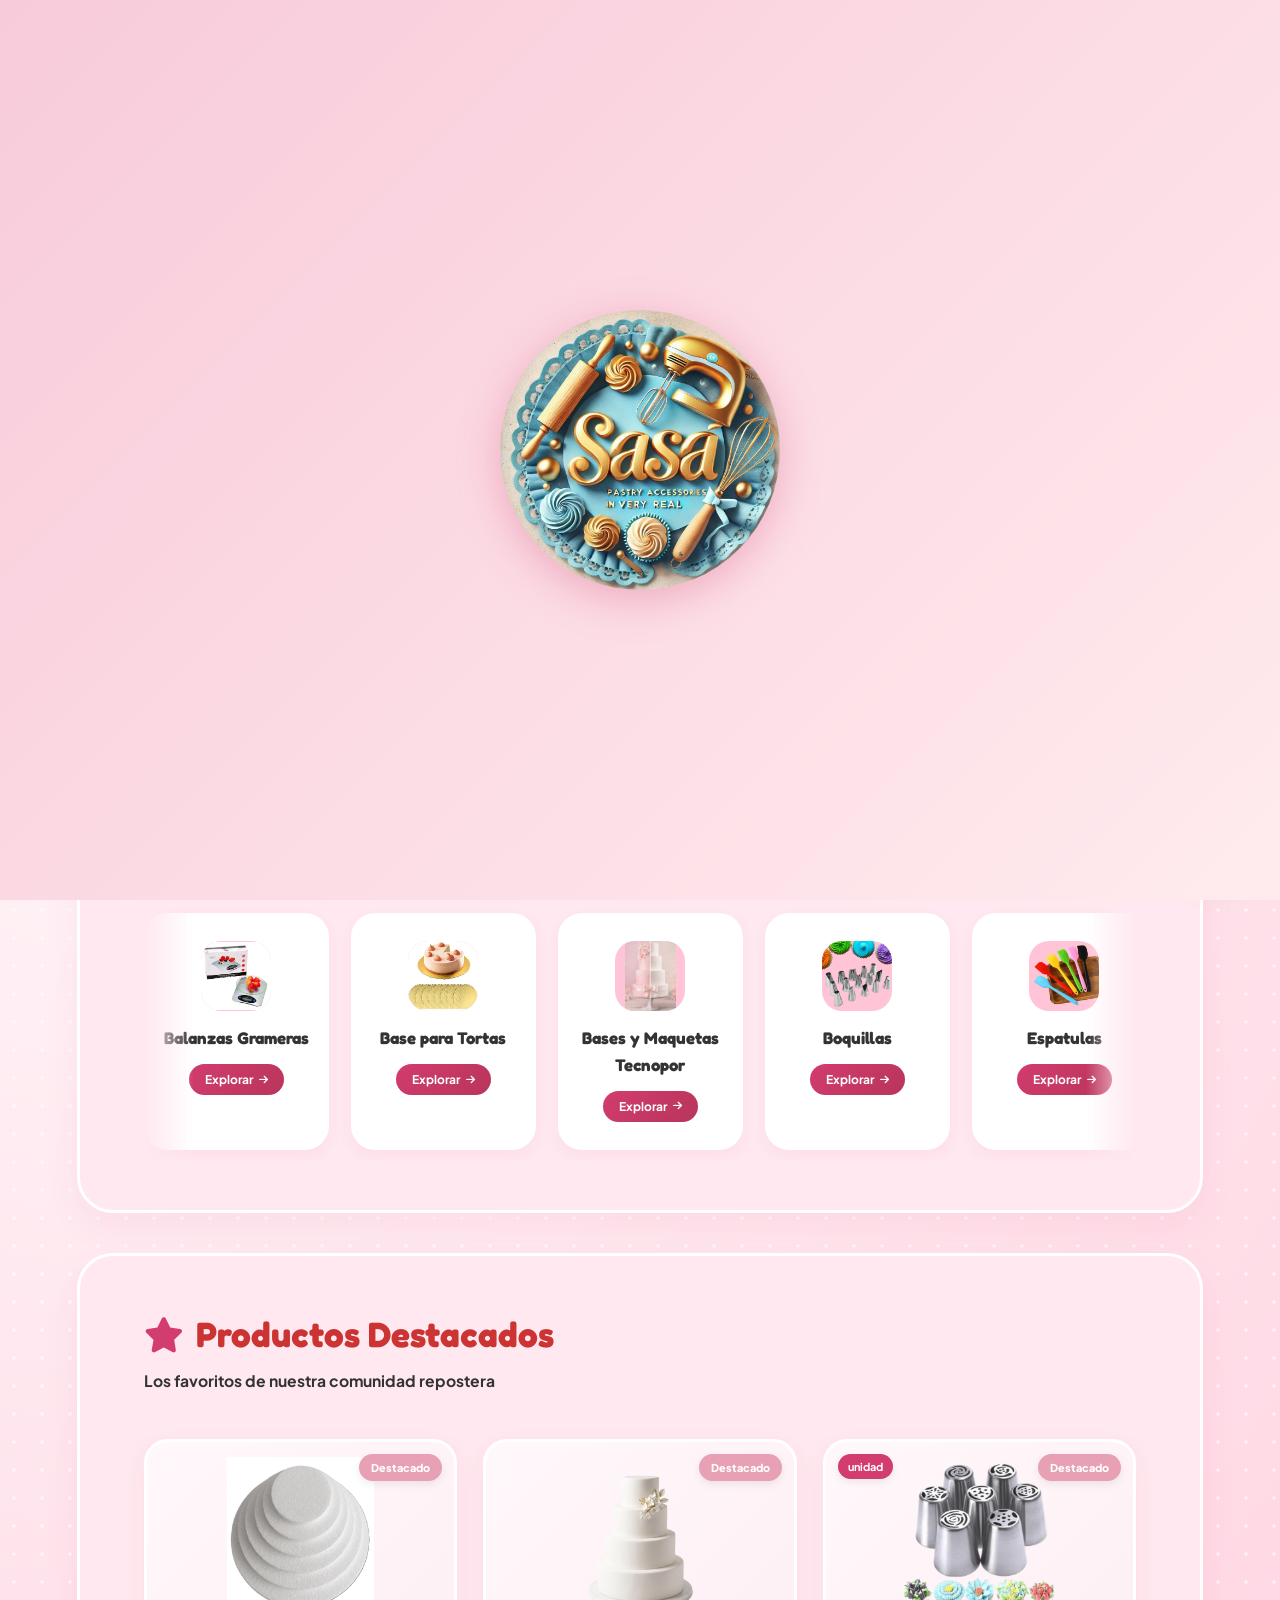
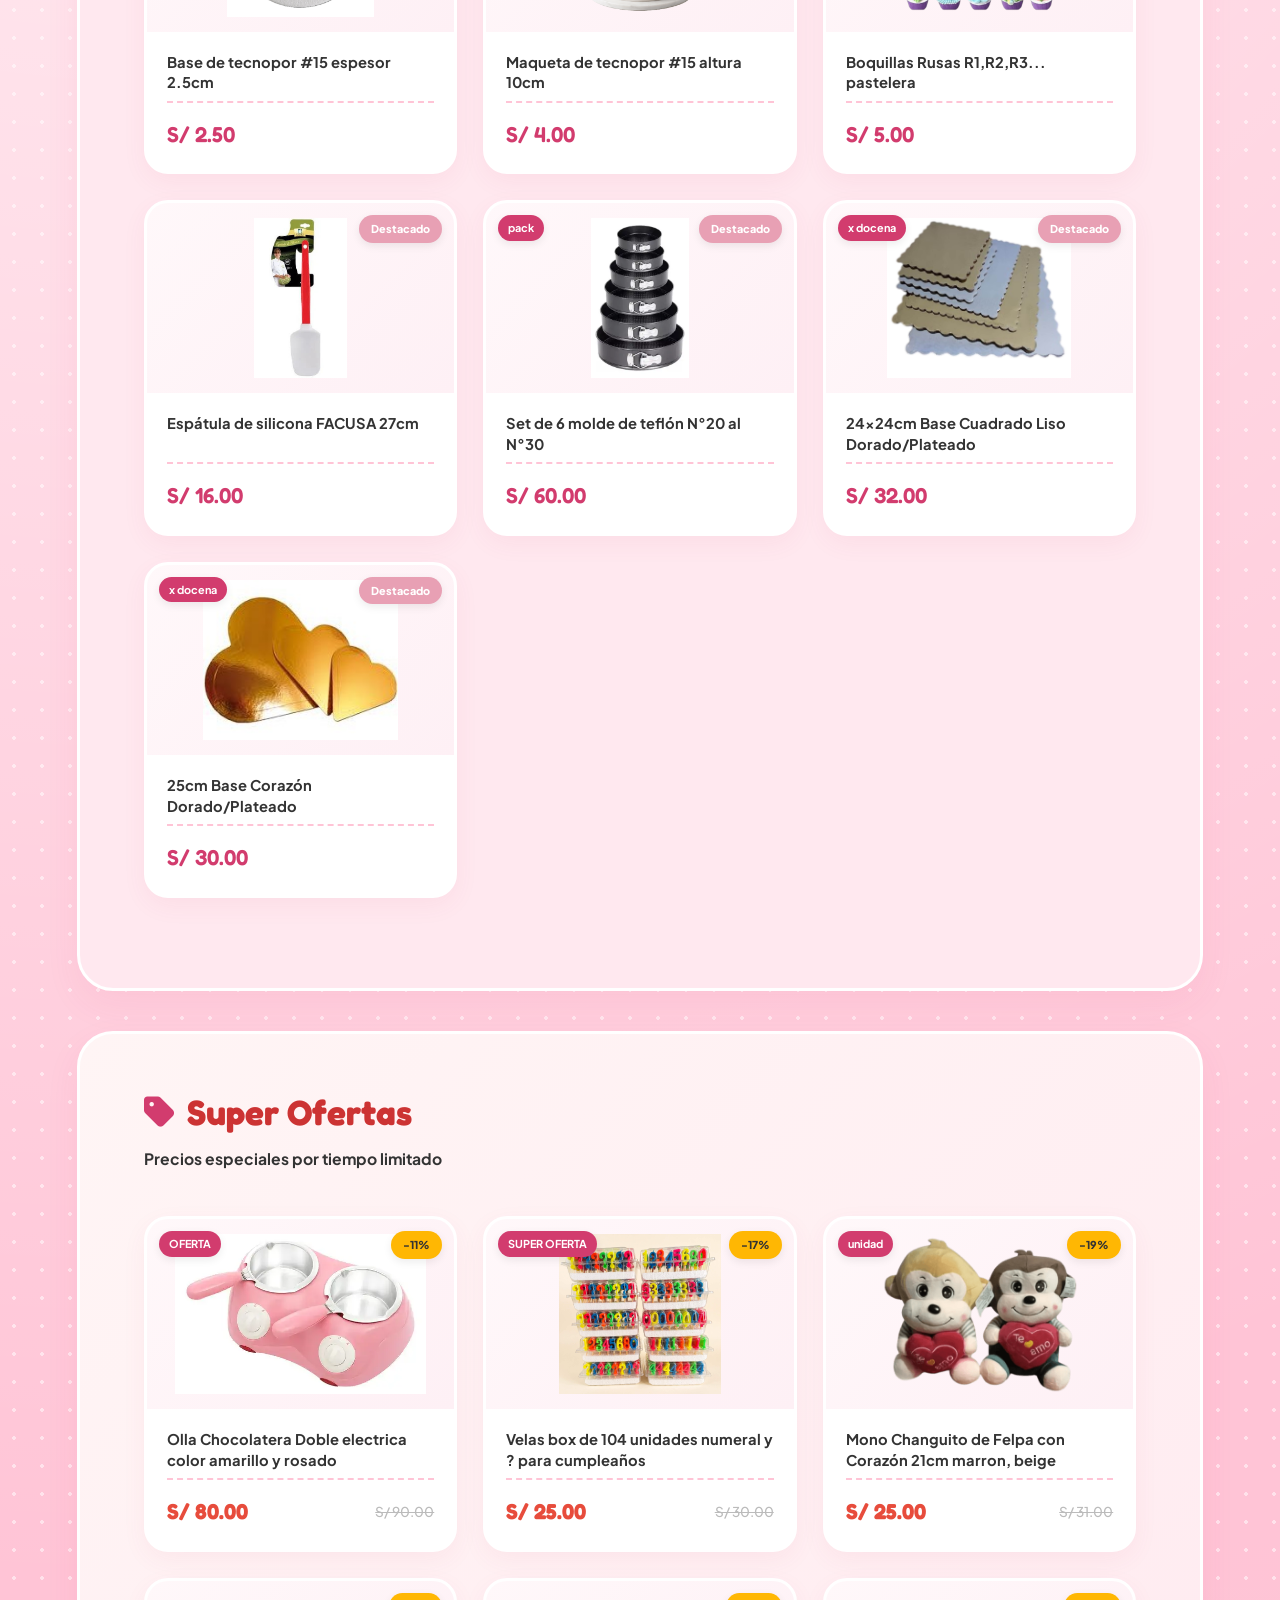
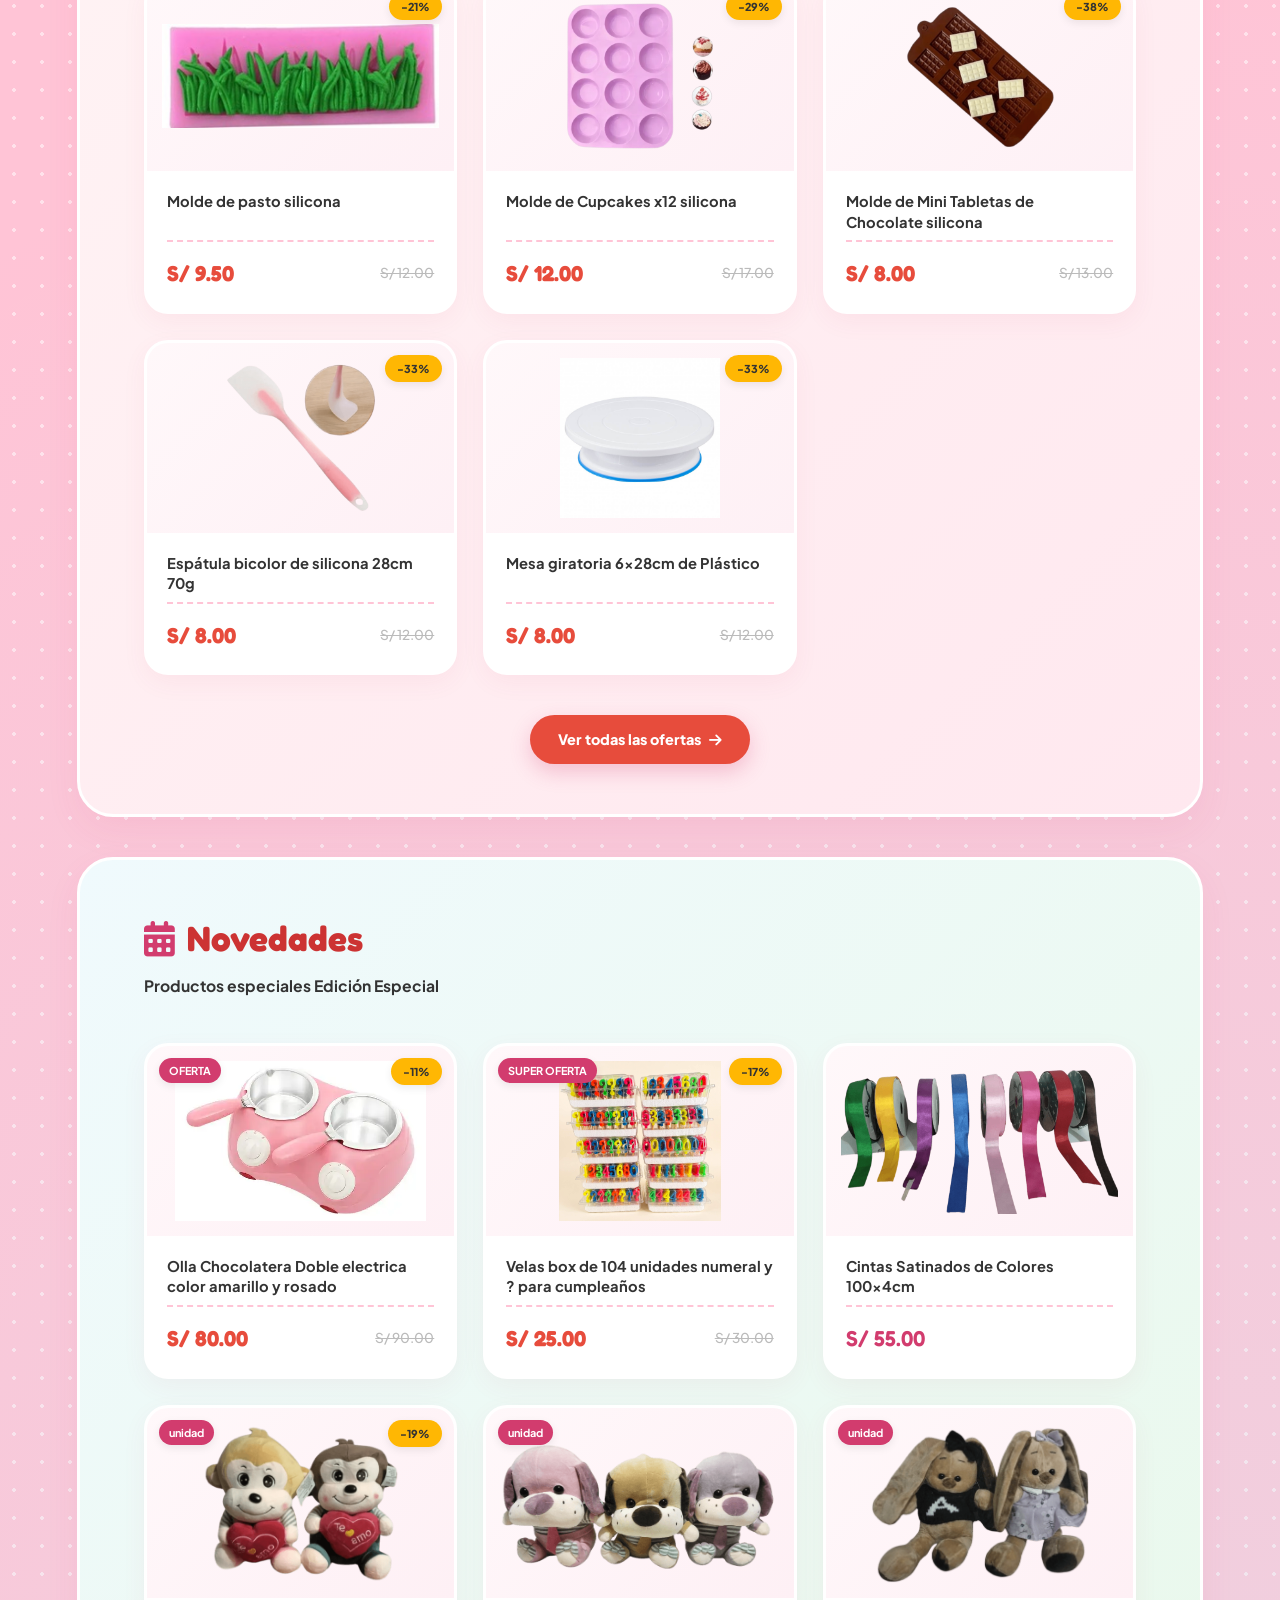
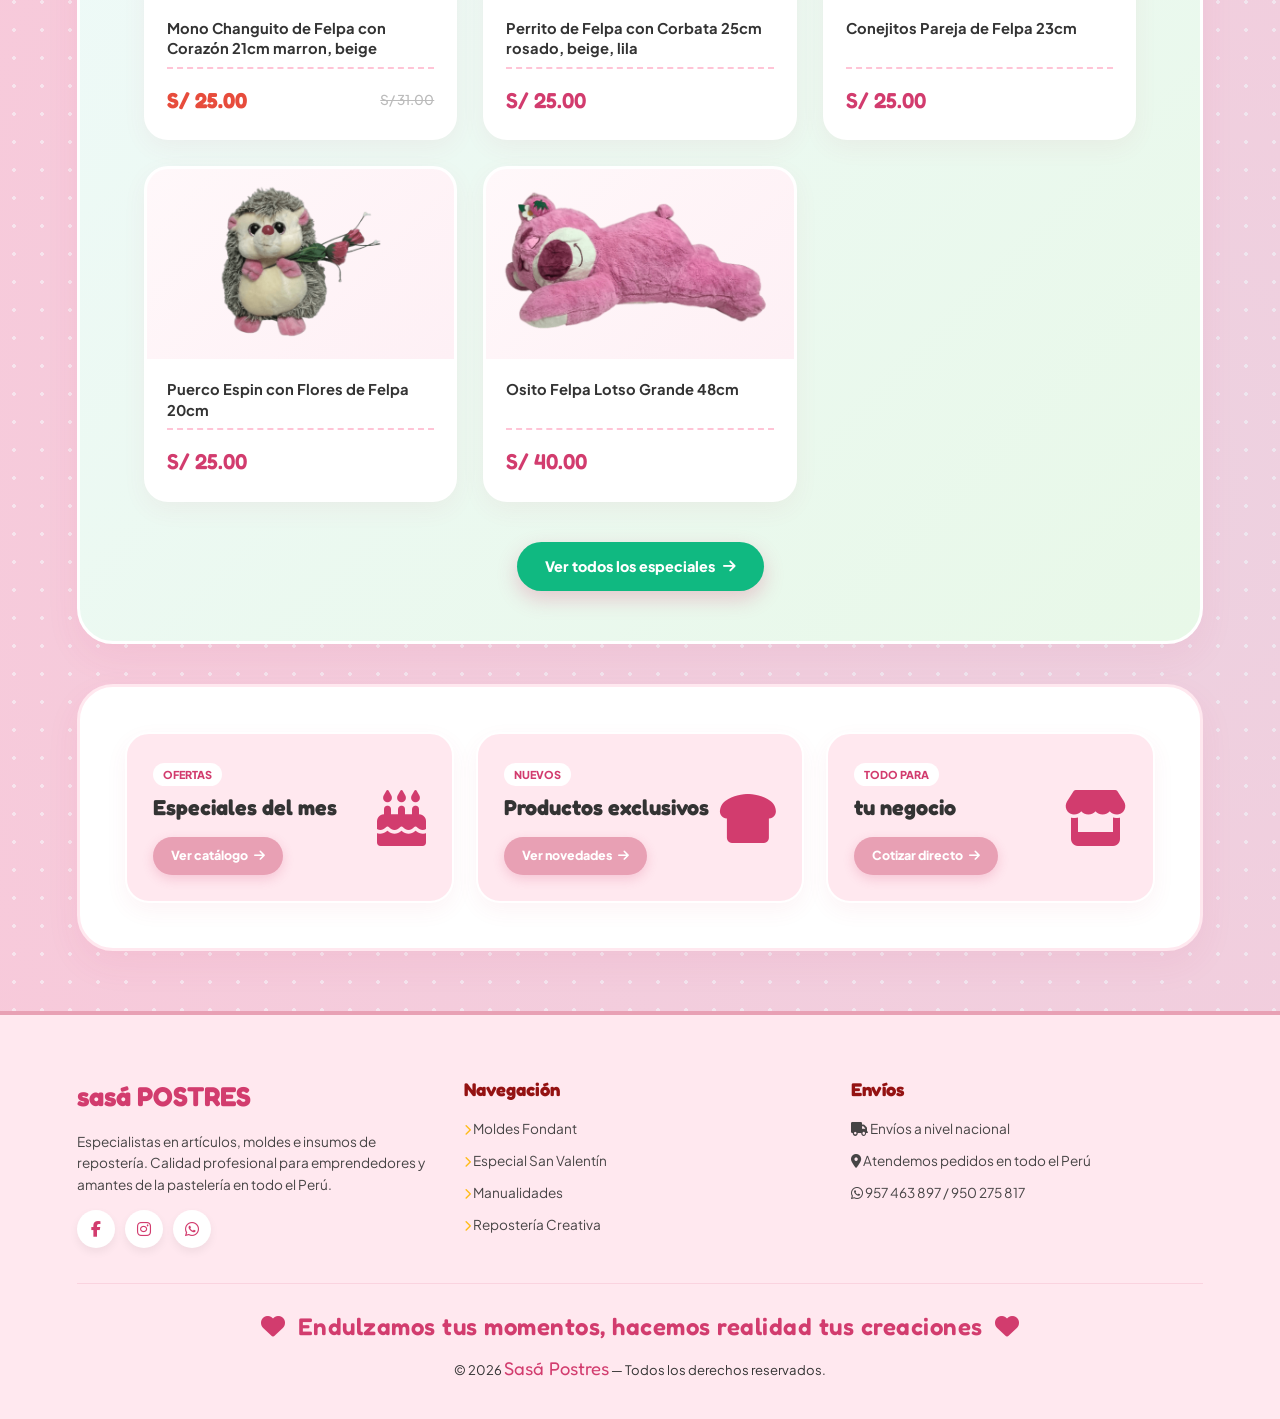
<file: index.html>
<!DOCTYPE html>
<html lang="es">
<head>
  <meta charset="UTF-8">
  <meta name="google-site-verification" content="H6BS__uU0yrXPsQaBUVvrYFw1wXFpHlkPlAaXagjzT4" />
  <meta name="viewport" content="width=device-width, initial-scale=1.0">

  <title>SASA POSTRES - Tienda de Productos para Repostería y Utensilios a todo el Perú</title>
  
  <meta name="description" content="Tienda online SASÁ POSTRES (también SASA POSTRES): Venta de productos para repostería, moldes para tortas, bases giratorias, espátulas, boquillas, utensilios de cocina. Envíos a todo Perú las 24 horas.">
  <meta name="keywords" content="sasá postres, sasa postres, sasapostres, tienda repostería, productos repostería Lima, moldes tortas, bases giratorias, espátulas, boquillas, envíos Perú">
  <meta name="author" content="SASÁ POSTRES">
  <meta name="copyright" content="SASÁ POSTRES">
  <meta name="robots" content="index, follow, max-image-preview:large">
  
  <meta property="og:title" content="SASÁ POSTRES | Tienda de Repostería Online">
  <meta property="og:description" content="Todo para repostería: moldes, bases, utensilios. Envíos a todo Perú las 24 horas ✓">
  <meta property="og:image" content="https://sasapostres.github.io/sasapostres/image/logo_sasa/logo_completo.jpg">
  <meta property="og:url" content="https://sasapostres.github.io/sasapostres/">
  <meta property="og:type" content="website">
  <meta property="og:locale" content="es_PE">
  <meta property="og:site_name" content="SASÁ POSTRES">
  
  <meta name="twitter:card" content="summary_large_image">
  <meta name="twitter:title" content="SASÁ POSTRES - Tienda Online de Repostería">
  <meta name="twitter:description" content="Productos profesionales para repostería en Perú">
  <meta name="twitter:image" content="https://sasapostres.github.io/sasapostres/image/logo_sasa/logo_completo.jpg">
  
  <meta name="geo.region" content="PE">
  <meta name="geo.placename" content="Lima">
  <meta name="geo.position" content="-12.046374;-77.042793">
  <meta name="ICBM" content="-12.046374, -77.042793">
  
  <link rel="icon" type="image/png" href="image/logo_sasa/fondo-sasa.png">

  <link rel="preconnect" href="https://fonts.googleapis.com">
  <link rel="preconnect" href="https://fonts.gstatic.com" crossorigin>
  <link href="https://fonts.googleapis.com/css2?family=Fredoka:wght@500;600;700&family=Plus+Jakarta+Sans:wght@400;500;600;700;800&display=swap" rel="stylesheet">
  
  <link rel="stylesheet" href="styles.css">
  <link rel="stylesheet" href="https://cdnjs.cloudflare.com/ajax/libs/font-awesome/6.5.0/css/all.min.css">
</head>
<body>

<div class="pantalla-carga" id="pantallaCarga">
  <img src="image/logo_sasa/logo_completo.jpg" alt="Logo SASA Postres" class="logo-carga">
</div>

<div class="topbar">
  <div style="display: flex; align-items: center; gap: 10px; flex-wrap: wrap;">
    <span class="topbar-badge"><i class="fas fa-truck"></i> ENVÍOS DÍA A DÍA</span>
    <span style="font-weight: 600;">🚚 Envíos a nivel nacional</span>
  </div>
  <div class="topbar-socials">
    <a href="https://www.facebook.com/p/Sas%C3%A1-Postres-100063645605016/" target="_blank" aria-label="Facebook"><i class="fab fa-facebook-f"></i></a>
    <a href="https://www.instagram.com/sasapostre/" target="_blank" aria-label="Instagram"><i class="fab fa-instagram"></i></a>
    <a href="https://wa.me/51950275817" target="_blank" aria-label="WhatsApp"><i class="fab fa-whatsapp"></i></a>
    <a href="https://www.tiktok.com/@sasapostres" target="_blank" aria-label="TikTok"><i class="fab fa-tiktok"></i></a>
  </div>
</div>

<div class="header-wrapper">
<header>
  <a href="index.html" class="brand-logo">
    <div class="logo-circle">
      <img src="image/logo_sasa/fondo-sasa.png" alt="SASA">
    </div>
    <div>
      <div class="logo-title">sasá POSTRES</div>
      <div class="logo-subtitle">Artículos de Repostería</div>
    </div>
  </a>

  <div class="search-box">
    <input type="text" id="input-buscar" placeholder="Buscar moldes, cajas, boquillas..." autocomplete="off" aria-label="Buscar productos">
    <button id="btn-buscar" aria-label="Buscar"><i class="fas fa-search"></i></button>
  </div>

  <nav class="header-nav">
    <a href="index.html" class="nav-link active"><i class="fas fa-home"></i> Inicio</a>
    <button class="nav-link" onclick="toggleMenuCategorias()"><i class="fas fa-layer-group"></i> Categorías</button>
    <a href="todos-productos.html" class="nav-link"><i class="fas fa-box-open"></i> Productos</a>
    <a href="https://wa.me/51950275817" target="_blank" class="btn-order"><i class="fab fa-whatsapp"></i> Pedir Ya</a>
  </nav>
</header>
</div>

<div id="sidebar-categorias" class="sidebar-categorias oculto">
  <button class="cerrar-sidebar" onclick="cerrarMenuCategorias()">&times;</button>
  <div class="contenido-sidebar">
    <div class="menu-seccion">
      <h4 class="titulo-seccion-sidebar"><i class="fas fa-folder-open"></i> Categorías</h4>
      <div id="menu-categorias" class="lista-categorias"></div>
    </div>
    <div class="menu-seccion">
      <h4 class="titulo-seccion-sidebar"><i class="fas fa-star"></i> Secciones</h4>
      <div class="lista-secciones">
        <div class="seccion-item" data-seccion="destacados"><i class="fas fa-certificate"></i> Productos Destacados</div>
        <div class="seccion-item" data-seccion="ofertas"><i class="fas fa-tag"></i> Super Ofertas</div>
        <div class="seccion-item" data-seccion="especiales"><i class="fas fa-calendar-alt"></i> Novedades</div>
      </div>
    </div>
  </div>
</div>
<div id="overlay-sidebar" class="overlay-sidebar oculto" onclick="cerrarMenuCategorias()"></div>

<section class="hero-container">
  <div class="hero-card">
    <div class="hero-content">
      <span class="hero-badge"><i class="fas fa-sparkles"></i> Catálogo Oficial 2026</span>
      <h1 class="hero-title">Todo para tus <span>Creaciones</span></h1>
      <p class="hero-description">Artículos de repostería y mucho más. Insumos de alta calidad, moldes de silicona flexible y accesorios profesionales para llevar tus creaciones al siguiente nivel.</p>
      <div class="hero-buttons">
        <a href="todos-productos.html" class="btn-main"><i class="fas fa-arrow-right"></i> Ver Catálogo</a>
        <a href="https://wa.me/51950275817" target="_blank" class="btn-main" style="background: #25D366;"><i class="fab fa-whatsapp"></i> Pedir Ahora</a>
      </div>
    </div>
    <div class="hero-graphic-box">
      <div class="hero-circle-art">
        <img src="image/logo_sasa/logo_completo.jpg" alt="SASÁ POSTRES">
      </div>
    </div>
  </div>
</section>

<section class="trust-section">
  <div class="trust-grid">
    <div class="trust-card">
      <div class="trust-icon"><i class="fas fa-truck-fast"></i></div>
      <div class="trust-info"><h4>Envíos Seguros</h4><p>A todo Huaraz y Provincias</p></div>
    </div>
    <div class="trust-card">
      <div class="trust-icon"><i class="fas fa-medal"></i></div>
      <div class="trust-info"><h4>Alta Calidad</h4><p>Herramientas duraderas</p></div>
    </div>
    <div class="trust-card">
      <div class="trust-icon"><i class="fas fa-headset"></i></div>
      <div class="trust-info"><h4>Asesoría Directa</h4><p>Atención por WhatsApp</p></div>
    </div>
    <div class="trust-card">
    <div class="trust-icon"><i class="fas fa-gift"></i></div>
    <div class="trust-info"><h4>Novedades</h4><p>Actualización constante</p></div>
    </div>
  </div>
</section>

<section class="section-container" id="categorias">
  <h2 class="section-title"><i class="fas fa-mortar-pestle"></i> Categorías Principales</h2>
  <p class="section-subtitle">Explora y Descubre la dulzura en cada categoría</p>

  <div class="carousel-wrapper" id="carousel-categorias-wrapper">
    <div class="carousel-track" id="carousel-categorias-track"></div>
  </div>
</section>

<section class="section-container" id="destacados">
  <h2 class="section-title"><i class="fas fa-star"></i> Productos Destacados</h2>
  <p class="section-subtitle">Los favoritos de nuestra comunidad repostera</p>
  <div class="products-grid" id="contenedor-destacados"></div>
  <div class="contenedor-boton-vermas" style="text-align:center; margin-top:30px;">
    <a href="resultados-busqueda.html?destacados=true" class="btn-main" id="boton-ver-mas" style="display:none;">Ver todos los destacados <i class="fas fa-arrow-right"></i></a>
  </div>
</section>

<section class="section-container" id="ofertas" style="background: linear-gradient(135deg, #fff5f5 0%, #ffe8ef 100%);">
  <h2 class="section-title"><i class="fas fa-tag"></i> Super Ofertas</h2>
  <p class="section-subtitle">Precios especiales por tiempo limitado</p>
  <div class="products-grid" id="contenedor-ofertas"></div>
  <div class="contenedor-boton-vermas" style="text-align:center; margin-top:30px;">
    <a href="resultados-busqueda.html?ofertas=true" class="btn-main" id="boton-ver-mas-ofertas" style="display:none; background: #e74c3c;">Ver todas las ofertas <i class="fas fa-arrow-right"></i></a>
  </div>
</section>

<section class="section-container" id="especiales" style="background: linear-gradient(135deg, #f0fafd 0%, #e8f8e8 100%);">
  <h2 class="section-title"><i class="fas fa-calendar-alt"></i> Novedades</h2>
  <p class="section-subtitle">Productos especiales Edición Especial </p>
  <div class="products-grid" id="contenedor-especiales"></div>
  <div class="contenedor-boton-vermas" style="text-align:center; margin-top:30px;">
    <a href="resultados-busqueda.html?especiales=true" class="btn-main" id="boton-ver-mas-especiales" style="display:none; background: #10b981;">Ver todos los especiales <i class="fas fa-arrow-right"></i></a>
  </div>
</section>

<section class="promo-container">
  <div class="promo-grid">
    <div class="promo-card" onclick="window.location.href='resultados-busqueda.html?ofertas=true'" style="cursor:pointer;">
      <div>
        <span style="font-size:0.68rem; font-weight:800; color:var(--sasa-rosado); text-transform:uppercase; margin-bottom:4px; display:inline-block; background:white; padding:3px 10px; border-radius:var(--radius-pill);">Ofertas</span>
        <h4 class="promo-title">Especiales del mes</h4>
        <span class="btn-promo">Ver catálogo <i class="fas fa-arrow-right"></i></span>
      </div>
      <i class="fas fa-cake-candles" style="font-size:3.5rem;color:var(--sasa-rosado);"></i>
    </div>
    <div class="promo-card" onclick="window.location.href='todos-productos.html'" style="cursor:pointer;">
      <div>
        <span style="font-size:0.68rem; font-weight:800; color:var(--sasa-rosado); text-transform:uppercase; margin-bottom:4px; display:inline-block; background:white; padding:3px 10px; border-radius:var(--radius-pill);">Nuevos</span>
        <h4 class="promo-title">Productos exclusivos</h4>
        <span class="btn-promo">Ver novedades <i class="fas fa-arrow-right"></i></span>
      </div>
      <i class="fas fa-bread-slice" style="font-size:3.5rem;color:var(--sasa-rosado);"></i>
    </div>
    <div class="promo-card" onclick="window.open('https://wa.me/+51950275817', '_blank')" style="cursor:pointer;">
      <div>
        <span style="font-size:0.68rem; font-weight:800; color:var(--sasa-rosado); text-transform:uppercase; margin-bottom:4px; display:inline-block; background:white; padding:3px 10px; border-radius:var(--radius-pill);">Todo para</span>
        <h4 class="promo-title">tu negocio</h4>
        <span class="btn-promo">Cotizar directo <i class="fas fa-arrow-right"></i></span>
      </div>
      <i class="fas fa-store" style="font-size:3.5rem;color:var(--sasa-rosado);"></i>
    </div>
  </div>
</section>

<footer id="contacto">
  <div class="footer-grid">
    <div class="footer-col">
      <h4>sasá POSTRES</h4>
      <p>Especialistas en artículos, moldes e insumos de repostería. Calidad profesional para emprendedores y amantes de la pastelería en todo el Perú.</p>
      <div class="footer-socials">
        <a href="https://www.facebook.com/p/Sas%C3%A1-Postres-100063645605016/" target="_blank" aria-label="Facebook"><i class="fab fa-facebook-f"></i></a>
        <a href="https://www.instagram.com/sasapostre/" target="_blank" aria-label="Instagram"><i class="fab fa-instagram"></i></a>
        <a href="https://wa.me/51950275817" target="_blank" aria-label="WhatsApp"><i class="fab fa-whatsapp"></i></a>
      </div>
    </div>
    <div class="footer-col">
      <h5>Navegación</h5>
      <ul>
        <li><i class="fas fa-chevron-right" style="font-size:0.7rem; color:var(--sasa-yellow);"></i> <a href="todos-productos.html?categoria=Moldes%20para%20fondant">Moldes Fondant</a></li>
        <li><i class="fas fa-chevron-right" style="font-size:0.7rem; color:var(--sasa-yellow);"></i> <a href="todos-productos.html?categoria=San%20valentin">Especial San Valentín</a></li>
        <li><i class="fas fa-chevron-right" style="font-size:0.7rem; color:var(--sasa-yellow);"></i> <a href="todos-productos.html?categoria=Manualidades">Manualidades</a></li>
        <li><i class="fas fa-chevron-right" style="font-size:0.7rem; color:var(--sasa-yellow);"></i> <a href="todos-productos.html">Repostería Creativa</a></li>
      </ul>
    </div>
    <div class="footer-col">
      <h5>Envíos</h5>
      <ul>
        <li><i class="fas fa-truck"></i> Envíos a nivel nacional</li>
        <li><i class="fas fa-map-marker-alt"></i> Atendemos pedidos en todo el Perú</li>
        <li><i class="fab fa-whatsapp"></i> <a href="https://wa.me/51957463897">957 463 897</a> / <a href="https://wa.me/51950275817">950 275 817</a></li>
      </ul>
    </div>
  </div>
  <div class="footer-bottom">
    <p class="footer-heart"><i class="fas fa-heart"></i> Endulzamos tus momentos, hacemos realidad tus creaciones <i class="fas fa-heart"></i></p>
    <p>&copy; 2026 <span>Sasá Postres</span> — Todos los derechos reservados.</p>
  </div>
</footer>

<a href="https://wa.me/51950275817" class="whatsapp-btn" target="_blank" title="Escribir por WhatsApp" aria-label="Pedidos por WhatsApp">
  <i class="fab fa-whatsapp"></i>
</a>

<script type="application/ld+json">
{
  "@context": "https://schema.org",
  "@type": "LocalBusiness",
  "name": "SASÁ POSTRES",
  "alternateName": ["SASA POSTRES", "Sasá Postres", "Sasapostres"],
  "description": "Tienda online de productos para repostería en Perú",
  "url": "https://sasapostres.github.io/sasapostres/",
  "telephone": "+51950275817",
  "openingHours": "Mo-Su 08:00-21:00",
  "image": "https://sasapostres.github.io/sasapostres/image/logo_sasa/logo_completo.jpg",
  "sameAs": [
    "https://www.facebook.com/p/Sas%C3%A1-Postres-100063645605016/",
    "https://www.instagram.com/sasapostre/",
    "https://www.tiktok.com/@sasapostres"
  ]
}
</script>

<script src="js/funciones.js"></script>
<script src="js/componentes.js"></script>
<script src="js/productos.js"></script>

<script>

    function inicializarCarruselCategorias() {
    const track = document.getElementById('carousel-categorias-track');
    if (!track) return;

    const categorias = obtenerCategorias();
    
    const imagenes = {
        'Base para Tortas': 'image/categorias/base_torta/base_torta_categoria.jpg',
        'Mesas Giratorias': 'image/categorias/mesa_giratoria/mesa_giratoria.jpg',
        'Moldes de Tortas': 'image/categorias/molde_torta/molde_torta.jpg',
        'Balanzas Grameras': 'image/categorias/balanza/balanza.jpg',
        'Espatulas': 'image/categorias/espatula/espatula.jpg',
        'Raspas': 'image/categorias/raspa/raspa.jpg',
        'Boquillas': 'image/categorias/boquilla/boquilla.jpg',
        'Moldes de chocolate': 'image/categorias/molde_chocolate/molde_chocolate.jpg',
        'Moldes para fondant': 'image/categorias/molde_fondant/molde_fondant.jpg',
        'San valentin': 'image/categorias/san_valentin/san_valentin.jpg',
        'Manualidades': 'image/categorias/manualidades/manualidades.jpg',
        'Bases y Maquetas Tecnopor': 'image/categorias/bases_tecnopor/bases_tecnopor_categoria.png',
        'Máquinas y Accesorios': 'image/categorias/maquina_accesorio/maquina_accesorio.png'
    };

    const tarjetasHTML = categorias.map(cat => {
        const imgSrc = imagenes[cat] || 'image/logo_sasa/fondo-sasa.png';
        return `
        <div class="category-card" onclick="window.location.href='todos-productos.html?categoria=${encodeURIComponent(cat)}'" style="cursor:pointer;">
            <div class="category-icon">
            <img src="${imgSrc}" alt="${cat}" style="width:100%;height:100%;object-fit:contain;border-radius:16px;">
            </div>
            <h4>${capitalizar(cat)}</h4>
            <button class="boton-explorar" style="margin-top:8px;">Explorar <i class="fas fa-arrow-right"></i></button>
        </div>`;
    }).join('');

    track.innerHTML = tarjetasHTML + tarjetasHTML;

    track.addEventListener('mouseenter', () => {
        track.style.animationPlayState = 'paused';
    });
    track.addEventListener('mouseleave', () => {
        track.style.animationPlayState = 'running';
    });
    }

  function contarProductosPorCategoria(categoria) {
    return productosGlobales.filter(p => p.categoria === categoria).length;
  }

  function cargarProductosDestacados() {
    const destacados = productosGlobales
      .filter(p => p.destacado === true)
      .sort((a, b) => b.id - a.id);

    const primeros = destacados.slice(0, 8);
    renderizarProductos(primeros, 'contenedor-destacados');

    const botonVerMas = document.getElementById('boton-ver-mas');
    if (botonVerMas) {
      botonVerMas.style.display = destacados.length > 8 ? 'inline-flex' : 'none';
    }
  }

  function cargarProductosOfertas() {
    const ofertas = productosGlobales
      .filter(p => p.oferta === true)
      .sort((a, b) => b.id - a.id);

    const primeros = ofertas.slice(0, 8);
    renderizarProductos(primeros, 'contenedor-ofertas');

    const botonVerMas = document.getElementById('boton-ver-mas-ofertas');
    if (botonVerMas) {
      botonVerMas.style.display = ofertas.length > 8 ? 'inline-flex' : 'none';
    }
  }

  function cargarProductosEspeciales() {
    const especiales = productosGlobales
      .filter(p => p.especial === true)
      .sort((a, b) => b.id - a.id);

    const primeros = especiales.slice(0, 8);
    renderizarProductos(primeros, 'contenedor-especiales');

    const botonVerMas = document.getElementById('boton-ver-mas-especiales');
    if (botonVerMas) {
      botonVerMas.style.display = especiales.length > 8 ? 'inline-flex' : 'none';
    }
  }

  document.addEventListener('DOMContentLoaded', async function () {
    await inicializarSitio();
    configurarBusqueda('input-buscar', 'resultados-busqueda', 'btn-buscar');
    inicializarCarruselCategorias();
    cargarProductosDestacados();
    cargarProductosOfertas();
    cargarProductosEspeciales();
  });
</script>

</body>
</html>
</file>
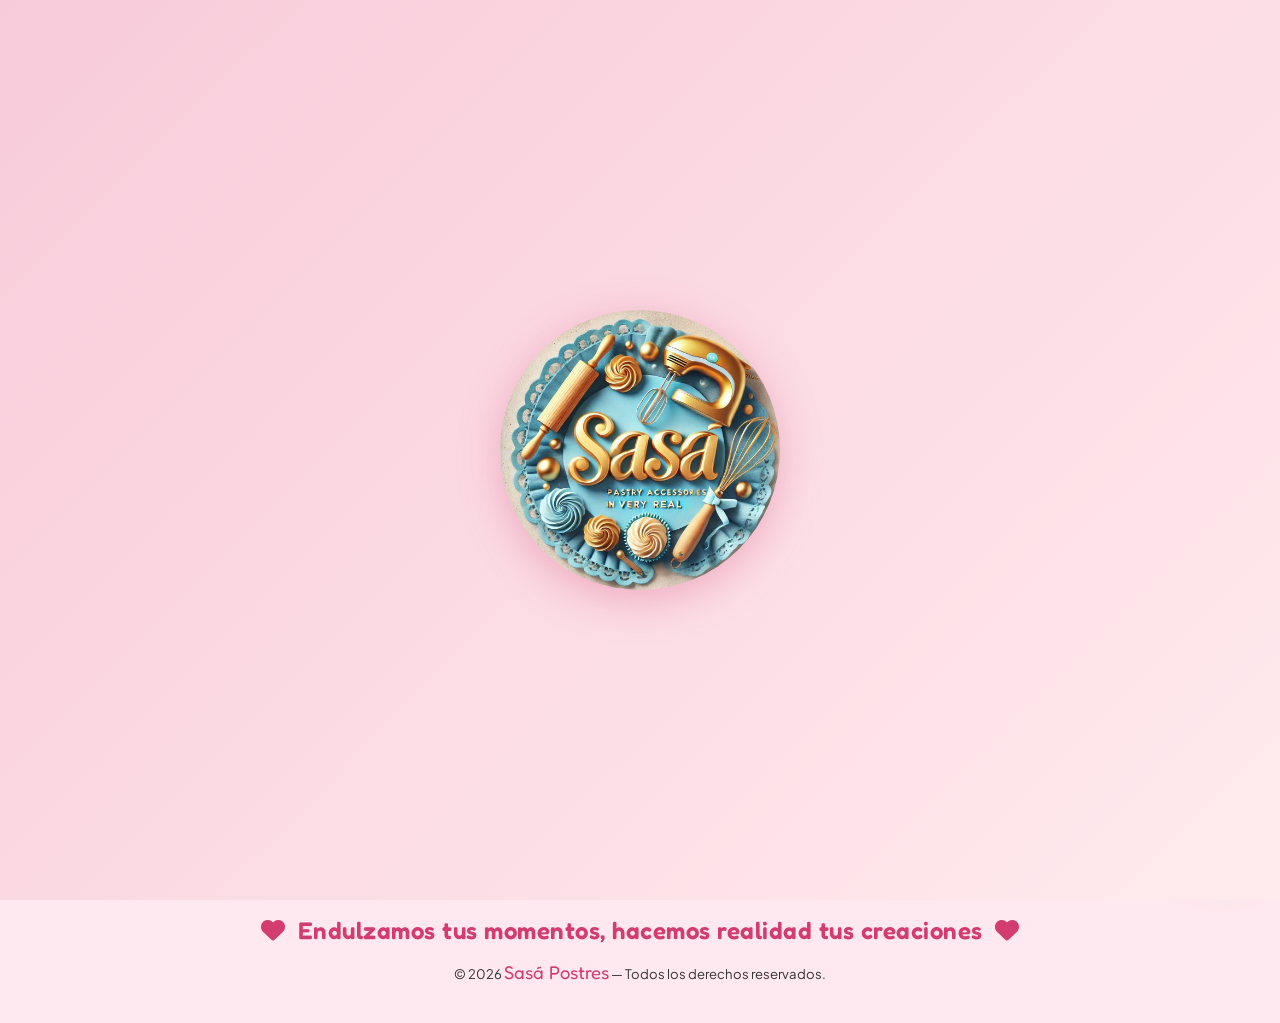
<file: resultados-busqueda.html>
<!DOCTYPE html>
<html lang="es">
<head>
  <meta charset="UTF-8">
  <meta name="viewport" content="width=device-width, initial-scale=1.0">
  <title>Resultados de Búsqueda - SASA Postres</title>
  
  <meta name="description" content="Resultados de búsqueda en SASÁ POSTRES. Encuentra productos de repostería, moldes, boquillas y más.">
  <meta name="robots" content="noindex, follow">
  
  <link rel="icon" type="image/png" href="image/logo_sasa/fondo-sasa.png">

  <link rel="preconnect" href="https://fonts.googleapis.com">
  <link rel="preconnect" href="https://fonts.gstatic.com" crossorigin>
  <link href="https://fonts.googleapis.com/css2?family=Fredoka:wght@500;600;700&family=Plus+Jakarta+Sans:wght@400;500;600;700;800&display=swap" rel="stylesheet">
  
  <link rel="stylesheet" href="styles.css">
  <link rel="stylesheet" href="https://cdnjs.cloudflare.com/ajax/libs/font-awesome/6.5.0/css/all.min.css">
</head>
<body>

<div class="pantalla-carga" id="pantallaCarga">
  <img src="image/logo_sasa/logo_completo.jpg" alt="Logo SASA Postres" class="logo-carga">
</div>

<div class="topbar">
  <div style="display: flex; align-items: center; gap: 10px; flex-wrap: wrap;">
    <span class="topbar-badge"><i class="fas fa-truck"></i> ENVÍOS DÍA A DÍA</span>
    <span style="font-weight: 600;">🚚 Envíos a nivel nacional</span>
  </div>
  <div class="topbar-socials">
    <a href="https://www.facebook.com/p/Sas%C3%A1-Postres-100063645605016/" target="_blank" aria-label="Facebook"><i class="fab fa-facebook-f"></i></a>
    <a href="https://www.instagram.com/sasapostre/" target="_blank" aria-label="Instagram"><i class="fab fa-instagram"></i></a>
    <a href="https://wa.me/51950275817" target="_blank" aria-label="WhatsApp"><i class="fab fa-whatsapp"></i></a>
    <a href="https://www.tiktok.com/@sasapostres" target="_blank" aria-label="TikTok"><i class="fab fa-tiktok"></i></a>
  </div>
</div>

<div class="header-wrapper">
<header>
  <a href="index.html" class="brand-logo">
    <div class="logo-circle">
      <img src="image/logo_sasa/fondo-sasa.png" alt="SASA">
    </div>
    <div>
      <div class="logo-title">sasá POSTRES</div>
      <div class="logo-subtitle">Artículos de Repostería</div>
    </div>
  </a>

  <div class="search-box">
    <input type="text" id="input-buscar" placeholder="Buscar moldes, cajas, boquillas..." autocomplete="off" aria-label="Buscar productos">
    <button id="btn-buscar" aria-label="Buscar"><i class="fas fa-search"></i></button>
  </div>

  <nav class="header-nav">
    <a href="index.html" class="nav-link active"><i class="fas fa-home"></i> Inicio</a>
    <button class="nav-link" onclick="toggleMenuCategorias()"><i class="fas fa-layer-group"></i> Categorías</button>
    <a href="todos-productos.html" class="nav-link"><i class="fas fa-box-open"></i> Productos</a>
    <a href="https://wa.me/51950275817" target="_blank" class="btn-order"><i class="fab fa-whatsapp"></i> Pedir Ya</a>
  </nav>
</header>
</div>

<div id="sidebar-categorias" class="sidebar-categorias oculto">
  <button class="cerrar-sidebar" onclick="cerrarMenuCategorias()">&times;</button>
  <div class="contenido-sidebar">
    <div class="menu-seccion">
      <h4 class="titulo-seccion-sidebar"><i class="fas fa-folder-open"></i> Categorías</h4>
      <div id="menu-categorias" class="lista-categorias"></div>
    </div>
    <div class="menu-seccion">
      <h4 class="titulo-seccion-sidebar"><i class="fas fa-star"></i> Secciones</h4>
      <div class="lista-secciones">
        <div class="seccion-item" data-seccion="destacados"><i class="fas fa-certificate"></i> Productos Destacados</div>
        <div class="seccion-item" data-seccion="ofertas"><i class="fas fa-tag"></i> Super Ofertas</div>
        <div class="seccion-item" data-seccion="especiales"><i class="fas fa-calendar-alt"></i> Novedades</div>
      </div>
    </div>
  </div>
</div>
<div id="overlay-sidebar" class="overlay-sidebar oculto" onclick="cerrarMenuCategorias()"></div>

<main class="section-container" style="margin-top: 30px;">
  <div class="cabecera-resultados">
    <h1 id="titulo-busqueda" class="section-title" style="margin-bottom: 5px;">Resultados de búsqueda</h1>
    <div id="contador-resultados" style="color: var(--text-muted); margin-bottom: 20px;">0 productos encontrados</div>
  </div>

  <div class="contenedor-ordenar" style="margin-bottom: 25px;">
    <label for="ordenar-productos" style="font-weight: 600;">Ordenar por:</label>
    <select id="ordenar-productos" class="select-ordenar">
      <option value="relevancia">Relevancia</option>
      <option value="nombreAZ">Nombre, A a Z</option>
      <option value="nombreZA">Nombre, Z a A</option>
      <option value="precioAsc">Precio: más bajo a más alto</option>
      <option value="precioDesc">Precio: más alto a más bajo</option>
    </select>
  </div>

  <div class="products-grid" id="resultados-grid"></div>
  <div class="sin-resultados" id="sin-resultados" style="display:none; text-align:center; padding:40px;">
    <p style="font-size:1.1rem; color: var(--text-muted);">No encontramos productos que coincidan con tu búsqueda.</p>
  </div>
</main>

<footer id="contacto">
  <div class="footer-grid">
    <div class="footer-col">
      <h4>sasá POSTRES</h4>
      <p>Especialistas en artículos, moldes e insumos de repostería. Calidad profesional para emprendedores y amantes de la pastelería en todo el Perú.</p>
      <div class="footer-socials">
        <a href="https://www.facebook.com/p/Sas%C3%A1-Postres-100063645605016/" target="_blank" aria-label="Facebook"><i class="fab fa-facebook-f"></i></a>
        <a href="https://www.instagram.com/sasapostre/" target="_blank" aria-label="Instagram"><i class="fab fa-instagram"></i></a>
        <a href="https://wa.me/51950275817" target="_blank" aria-label="WhatsApp"><i class="fab fa-whatsapp"></i></a>
      </div>
    </div>
    <div class="footer-col">
      <h5>Navegación</h5>
      <ul>
        <li><i class="fas fa-chevron-right" style="font-size:0.7rem; color:var(--sasa-yellow);"></i> <a href="todos-productos.html?categoria=Moldes%20para%20fondant">Moldes Fondant</a></li>
        <li><i class="fas fa-chevron-right" style="font-size:0.7rem; color:var(--sasa-yellow);"></i> <a href="todos-productos.html?categoria=San%20valentin">Especial San Valentín</a></li>
        <li><i class="fas fa-chevron-right" style="font-size:0.7rem; color:var(--sasa-yellow);"></i> <a href="todos-productos.html?categoria=Manualidades">Manualidades</a></li>
        <li><i class="fas fa-chevron-right" style="font-size:0.7rem; color:var(--sasa-yellow);"></i> <a href="todos-productos.html">Repostería Creativa</a></li>
      </ul>
    </div>
    <div class="footer-col">
      <h5>Envíos</h5>
      <ul>
        <li><i class="fas fa-truck"></i> Envíos a nivel nacional</li>
        <li><i class="fas fa-map-marker-alt"></i> Atendemos pedidos en todo el Perú</li>
        <li><i class="fab fa-whatsapp"></i> <a href="https://wa.me/51957463897">957 463 897</a> / <a href="https://wa.me/51950275817">950 275 817</a></li>
      </ul>
    </div>
  </div>
  <div class="footer-bottom">
    <p class="footer-heart"><i class="fas fa-heart"></i> Endulzamos tus momentos, hacemos realidad tus creaciones <i class="fas fa-heart"></i></p>
    <p>&copy; 2026 <span>Sasá Postres</span> — Todos los derechos reservados.</p>
  </div>
</footer>

<a href="https://wa.me/51950275817" class="whatsapp-btn" target="_blank" title="Escribir por WhatsApp">
  <i class="fab fa-whatsapp"></i>
</a>

<script src="js/funciones.js"></script>
<script src="js/componentes.js"></script>
<script src="js/productos.js"></script>

<script>
  document.addEventListener('DOMContentLoaded', async function () {
    await inicializarSitio();
    configurarBusqueda('input-buscar', 'resultados-busqueda', 'btn-buscar');
    await cargarPaginaResultados();
  });
</script>

</body>
</html>
</file>
<file: styles.css>
:root {
  --sasa-pink-bg: #ffc4d6;
  --sasa-pink-card: #ffe8ef;
  --sasa-pink-strong: #e8a0b4;
  --sasa-rosado: #D23C6E;
  --sasa-rosado-oscuro: #941212;
  --sasa-red-title: #cc3333;
  --sasa-cyan-top: #c3f0f8;
  --sasa-yellow: #ffb703;
  --sasa-green: #10b981;
  --celeste-logo: #D23C6E;
  --celeste-light: #f0fafd;
  --gold: #d4af37;
  --white: #ffffff;
  --text-main: #333333;
  --text-muted: #6e5873;
  --radius-xl: 36px;
  --radius-lg: 24px;
  --radius-pill: 999px;
  --shadow-card: 0 14px 35px rgba(210, 60, 110, 0.07);
  --shadow-hover: 0 22px 45px rgba(210, 60, 110, 0.15);
  --transition: all 0.4s cubic-bezier(0.16, 1, 0.3, 1);
}

* {
  margin: 0;
  padding: 0;
  box-sizing: border-box;
  font-family: 'Plus Jakarta Sans', sans-serif;
}

html {
  scroll-behavior: smooth;
}

body {
  background-color: var(--sasa-pink-bg);
  background-image: 
    radial-gradient(circle at 12% 10%, rgba(255, 255, 255, 0.85) 0%, transparent 45%),
    radial-gradient(circle at 88% 85%, rgba(195, 240, 248, 0.3) 0%, transparent 40%),
    radial-gradient(rgba(255, 255, 255, 0.5) 2px, transparent 2px);
  background-size: 100% 100%, 100% 100%, 28px 28px;
  color: var(--text-main);
  line-height: 1.6;
  min-height: 100vh;
}

a {
  text-decoration: none;
  color: inherit;
}

@media (max-width: 375px) {
  body {
    font-size: 14px;
  }
}

.topbar {
  background: linear-gradient(90deg, #c3f0f8 0%, #d8f3fc 100%);
  color: #1a5663;
  padding: 9px 6%;
  font-size: 0.78rem;
  font-weight: 700;
  display: flex;
  justify-content: space-between;
  align-items: center;
  flex-wrap: wrap;
  gap: 10px;
  border-bottom: 2px solid #a3e4f0;
}

.topbar-badge {
  background: #ffffff;
  color: var(--sasa-rosado);
  padding: 3px 12px;
  border-radius: var(--radius-pill);
  font-size: 0.65rem;
  font-weight: 800;
  text-transform: uppercase;
  box-shadow: 0 2px 6px rgba(0,0,0,0.04);
}

.topbar-socials {
  display: flex;
  gap: 8px;
}

.topbar-socials a {
  width: 28px;
  height: 28px;
  background: white;
  color: #555;
  border-radius: 50%;
  display: flex;
  align-items: center;
  justify-content: center;
  font-size: 0.75rem;
  transition: var(--transition);
  box-shadow: 0 2px 5px rgba(0,0,0,0.05);
}

.topbar-socials a:hover {
  background: var(--sasa-rosado-oscuro);
  color: white;
  transform: translateY(-2px) scale(1.1);
}

@media (max-width: 768px) {
  .topbar {
    padding: 8px 4%;
    font-size: 0.72rem;
  }
}

@media (max-width: 480px) {
  .topbar {
    padding: 8px 3%;
    font-size: 0.68rem;
    flex-direction: column;
    text-align: center;
    gap: 6px;
  }
  .topbar-socials a {
    width: 24px;
    height: 24px;
    font-size: 0.65rem;
  }
}

.header-wrapper {
  padding: 16px 6%;
  position: sticky;
  top: 0;
  z-index: 1000;
}

header {
  background: rgba(255, 255, 255, 0.95);
  backdrop-filter: blur(20px);
  -webkit-backdrop-filter: blur(20px);
  border-radius: var(--radius-pill);
  padding: 10px 26px;
  display: flex;
  align-items: center;
  justify-content: space-between;
  gap: 20px;
  box-shadow: 0 14px 35px rgba(210, 60, 110, 0.08);
  border: 2.5px solid white;
}

.brand-logo {
  display: flex;
  align-items: center;
  gap: 12px;
  flex-shrink: 0;
}

.logo-circle {
  width: 46px;
  height: 46px;
  border-radius: 50%;
  overflow: hidden;
  display: flex;
  align-items: center;
  justify-content: center;
  border: 2px solid var(--sasa-yellow);
  box-shadow: 0 4px 14px rgba(210, 60, 110, 0.3);
  transition: all 0.45s cubic-bezier(0.34, 1.56, 0.64, 1);
  background: white;
}

.logo-circle img {
  width: 100%;
  height: 100%;
  object-fit: cover;
}

.brand-logo:hover .logo-circle {
  transform: scale(1.08) rotate(-5deg);
}

.logo-title {
  font-family: 'Fredoka', cursive;
  font-size: 1.55rem;
  color: var(--sasa-rosado);
  line-height: 1;
}

.logo-subtitle {
  font-size: 0.55rem;
  font-weight: 800;
  letter-spacing: 1.5px;
  color: var(--sasa-red-title);
  text-transform: uppercase;
}

.search-box {
  flex: 1;
  max-width: 340px;
  position: relative;
}

.search-box input {
  width: 100%;
  padding: 11px 44px 11px 20px;
  border-radius: var(--radius-pill);
  border: 2px solid var(--sasa-pink-card);
  background: #fff8fb;
  font-size: 0.85rem;
  outline: none;
  transition: var(--transition);
}

.search-box input:focus {
  background: white;
  border-color: var(--sasa-rosado);
  box-shadow: 0 0 0 4px rgba(210, 60, 110, 0.1);
}

.search-box button {
  position: absolute;
  right: 5px;
  top: 50%;
  transform: translateY(-50%);
  width: 30px;
  height: 30px;
  border-radius: 50%;
  background: var(--sasa-pink-strong);
  border: none;
  color: white;
  cursor: pointer;
  transition: var(--transition);
}

.search-box button:hover {
  background: var(--sasa-rosado);
}

.header-nav {
  display: flex;
  align-items: center;
  gap: 6px;
  flex-shrink: 0;
}

.nav-link {
  font-size: 0.82rem;
  font-weight: 700;
  color: var(--text-main);
  padding: 8px 16px;
  border-radius: var(--radius-pill);
  transition: var(--transition);
  display: inline-flex;
  align-items: center;
  gap: 6px;
}

button.nav-link {
  background: none;
  border: none;
  cursor: pointer;
  font-family: inherit;
}

.nav-link i {
  color: var(--sasa-rosado);
}

.nav-link:hover,
.nav-link.active {
  background: var(--sasa-pink-card);
  color: var(--sasa-rosado);
}

.btn-order {
  background: var(--sasa-rosado);
  color: white !important;
  padding: 10px 22px;
  border-radius: var(--radius-pill);
  font-size: 0.82rem;
  font-weight: 800;
  display: inline-flex;
  align-items: center;
  gap: 6px;
  box-shadow: 0 6px 16px rgba(210, 60, 110, 0.25);
  transition: all 0.45s cubic-bezier(0.34, 1.56, 0.64, 1);
}

.btn-order:hover {
  background: var(--sasa-rosado-oscuro);
  transform: translateY(-2px);
  box-shadow: 0 10px 24px rgba(210, 60, 110, 0.35);
}

@media (max-width: 900px) {
  header {
    flex-wrap: wrap;
    padding: 10px 16px;
    gap: 10px;
  }

  .search-box {
    order: 3;
    max-width: 100%;
    flex-basis: 100%;
  }

  .header-nav {
    flex-wrap: wrap;
    justify-content: flex-end;
  }
}

@media (max-width: 600px) {
  .header-wrapper {
    padding: 10px 3%;
  }

  header {
    padding: 8px 10px;
    border-radius: 22px;
    gap: 6px;
    flex-wrap: nowrap;
  }

  .brand-logo > div:last-child {
    display: none;
  }

  .logo-circle {
    width: 36px;
    height: 36px;
  }

  .brand-logo {
    gap: 0;
  }

  .search-box {
    order: unset;
    flex: 1;
    max-width: none;
    flex-basis: auto;
  }

  .search-box input {
    padding: 9px 38px 9px 14px;
    font-size: 0.8rem;
  }

  .nav-link span,
  .btn-order span,
  .nav-link .nav-text,
  .btn-order .nav-text {
    display: none;
  }

  .nav-link {
    padding: 8px 10px;
    font-size: 0;
  }

  .nav-link i {
    font-size: 1rem;
    margin: 0;
  }

  .btn-order {
    padding: 8px 10px;
    font-size: 0;
  }

  .btn-order i {
    font-size: 1rem;
    margin: 0;
  }

  .header-nav {
    gap: 3px;
  }
}

@media (max-width: 400px) {
  header {
    padding: 6px 8px;
    border-radius: 18px;
    gap: 4px;
  }

  .logo-circle {
    width: 30px;
    height: 30px;
  }

  .search-box input {
    padding: 7px 30px 7px 10px;
    font-size: 0.72rem;
  }

  .search-box button {
    width: 24px;
    height: 24px;
  }

  .nav-link {
    padding: 6px 7px;
  }

  .nav-link i {
    font-size: 0.9rem;
  }

  .btn-order {
    padding: 6px 7px;
  }

  .btn-order i {
    font-size: 0.9rem;
  }
}

.resultados-busqueda {
  position: absolute;
  top: calc(100% + 4px);
  left: 0;
  width: 100%;
  background: white;
  border-radius: 16px;
  z-index: 1100;
  max-height: 360px;
  overflow-y: auto;
  display: none;
  box-shadow: 0 12px 35px rgba(210, 60, 110, 0.15);
  border: 2px solid var(--sasa-pink-card);
  padding: 8px 0;
}

.resultado-item {
  padding: 12px 16px;
  cursor: pointer;
  transition: all 0.2s ease;
  margin: 2px 8px;
  border-radius: 12px;
}

.resultado-item:hover {
  background: #fff5f7;
}

.resultado-item:not(:last-child) {
  border-bottom: 1px solid #fef0f5;
}

@media (max-width: 480px) {
  .resultados-busqueda {
    max-height: 280px;
    border-radius: 12px;
  }
  .resultado-item {
    padding: 10px 12px;
    margin: 1px 6px;
  }
}

.sidebar-categorias {
  position: fixed;
  top: 0;
  left: 0;
  width: 300px;
  height: 100%;
  background: #fff5f7;
  box-shadow: 5px 0 20px rgba(0, 0, 0, 0.08);
  z-index: 1001;
  transform: translateX(-100%);
  transition: transform 0.3s cubic-bezier(0.4, 0, 0.2, 1);
  border-right: 2px solid var(--sasa-pink-card);
}

.sidebar-categorias.visible {
  transform: translateX(0);
}

.contenido-sidebar {
  padding: 20px;
  height: 100%;
  overflow-y: auto;
  overscroll-behavior: contain;
}

.cerrar-sidebar {
  position: fixed;
  top: 20px;
  left: 320px;
  background: var(--sasa-rosado);
  color: white;
  border: none;
  width: 40px;
  height: 40px;
  border-radius: 50%;
  font-size: 1.5rem;
  cursor: pointer;
  z-index: 1002;
  display: flex;
  align-items: center;
  justify-content: center;
  box-shadow: 0 2px 10px rgba(0,0,0,0.2);
  transition: all 0.3s ease;
}

.cerrar-sidebar:hover {
  background: var(--sasa-rosado-oscuro);
  transform: scale(1.1);
}

.lista-categorias {
  padding: 5px 0;
}

.categoria-item {
  padding: 12px 18px;
  display: flex;
  align-items: center;
  gap: 12px;
  transition: all 0.25s ease;
  cursor: pointer;
  font-size: 0.93rem;
  color: #555;
  border-radius: 10px;
  margin: 3px 0;
  font-weight: 500;
}

.categoria-item i {
  color: var(--sasa-rosado);
  font-size: 1rem;
  min-width: 20px;
  text-align: center;
}

.categoria-item:hover {
  background: rgba(210, 60, 110, 0.06);
  color: var(--sasa-rosado);
}

.categoria-item.activa {
  background: var(--sasa-rosado);
  color: white;
}

.categoria-item.activa i {
  color: white;
}

.menu-seccion {
  margin-bottom: 20px;
}

.titulo-seccion-sidebar {
  font-size: 1rem;
  color: var(--sasa-rosado);
  margin: 15px 0 10px 0;
  padding-bottom: 8px;
  border-bottom: 2px solid rgba(210, 60, 110, 0.15);
  display: flex;
  align-items: center;
  gap: 10px;
}

.lista-secciones {
  display: flex;
  flex-direction: column;
  gap: 6px;
}

.seccion-item {
  padding: 10px 15px;
  border-radius: 10px;
  cursor: pointer;
  transition: all 0.2s;
  font-size: 0.93rem;
  color: #555;
  border: 1px solid #eee;
  display: flex;
  align-items: center;
  gap: 10px;
  font-weight: 500;
}

.seccion-item i {
  width: 20px;
  text-align: center;
  color: var(--sasa-rosado);
}

.seccion-item:hover,
.seccion-item.activo {
  background: rgba(210, 60, 110, 0.06);
  color: var(--sasa-rosado);
  border-color: var(--sasa-pink-strong);
}

.overlay-sidebar {
  position: fixed;
  top: 0;
  left: 0;
  width: 100vw;
  height: 100vh;
  background: rgba(0, 0, 0, 0.4);
  backdrop-filter: blur(3px);
  z-index: 1000;
  opacity: 0;
  pointer-events: none;
  transition: opacity 0.3s ease;
}

.overlay-sidebar.visible {
  opacity: 1;
  pointer-events: all;
}

.oculto {
  display: none !important;
}

@media (max-width: 480px) {
  .sidebar-categorias {
    width: 85%;
    max-width: 280px;
  }
  .cerrar-sidebar {
    left: calc(85% - 20px);
    top: 15px;
    width: 35px;
    height: 35px;
    font-size: 1.2rem;
  }
  .categoria-item {
    padding: 10px 14px;
    font-size: 0.85rem;
  }
}

.hero-container {
  padding: 24px 6%;
}

.hero-card {
  background: var(--white);
  border-radius: var(--radius-xl);
  padding: 55px;
  display: grid;
  grid-template-columns: 1.2fr 0.8fr;
  gap: 40px;
  align-items: center;
  box-shadow: var(--shadow-card);
  border: 3px solid rgba(255, 255, 255, 0.9);
  position: relative;
  overflow: hidden;
}

.hero-badge {
  display: inline-flex;
  align-items: center;
  gap: 6px;
  background: var(--sasa-pink-card);
  color: var(--sasa-rosado);
  font-size: 0.75rem;
  font-weight: 800;
  padding: 6px 16px;
  border-radius: var(--radius-pill);
  text-transform: uppercase;
  margin-bottom: 18px;
  box-shadow: 0 4px 12px rgba(210, 60, 110, 0.08);
  border: 1px solid rgba(210, 60, 110, 0.1);
}

.hero-title {
  font-family: 'Fredoka', cursive;
  font-size: 3rem;
  line-height: 1.15;
  margin-bottom: 14px;
  color: var(--text-main);
}

.hero-title span {
  color: var(--sasa-red-title);
}

.hero-description {
  font-size: 1rem;
  color: var(--text-muted);
  margin-bottom: 28px;
  max-width: 480px;
  line-height: 1.6;
}

.hero-buttons {
  display: flex;
  gap: 14px;
  flex-wrap: wrap;
}

.btn-main {
  background: var(--sasa-rosado);
  color: white;
  padding: 13px 28px;
  border-radius: var(--radius-pill);
  font-weight: 800;
  font-size: 0.9rem;
  display: inline-flex;
  align-items: center;
  gap: 8px;
  box-shadow: 0 8px 20px rgba(210, 60, 110, 0.25);
  transition: var(--transition);
  border: none;
  cursor: pointer;
  text-decoration: none;
}

.btn-main:hover {
  background: var(--sasa-rosado-oscuro);
  transform: translateY(-3px);
}

.hero-graphic-box {
  display: flex;
  justify-content: center;
  align-items: center;
  z-index: 1;
}

.hero-circle-art {
  width: 280px;
  height: 280px;
  background: white;
  border-radius: 50%;
  display: flex;
  align-items: center;
  justify-content: center;
  box-shadow: 0 20px 45px rgba(210, 60, 110, 0.3);
  border: 6px solid white;
  overflow: hidden;
  animation: float 6s ease-in-out infinite;
}

.hero-circle-art img {
  width: 100%;
  height: 100%;
  object-fit: contain;
}

@keyframes float {
  0%, 100% { transform: translateY(0) rotate(0deg); }
  50% { transform: translateY(-10px) rotate(2deg); }
}

@media (max-width: 900px) {
  .hero-card {
    grid-template-columns: 1fr;
    text-align: center;
    padding: 40px 22px;
  }
  .hero-buttons {
    justify-content: center;
  }
  .hero-description {
    max-width: 100%;
  }
  .hero-graphic-box {
    order: -1;
  }
  .hero-circle-art {
    width: 200px;
    height: 200px;
  }
}

@media (max-width: 480px) {
  .hero-container {
    padding: 14px 3%;
  }
  .hero-card {
    padding: 28px 14px;
    border-radius: 24px;
  }
  .hero-title {
    font-size: 2rem;
  }
  .hero-circle-art {
    width: 170px;
    height: 170px;
  }
  .hero-description {
    font-size: 0.85rem;
  }
  .btn-main {
    padding: 10px 20px;
    font-size: 0.8rem;
  }
}

button.nav-link {
  background: none;
  border: none;
  cursor: pointer;
  font-family: inherit;
}

.trust-section {
  padding: 0 6%;
  margin-top: 14px;
}

.trust-grid {
  display: grid;
  grid-template-columns: repeat(auto-fit, minmax(200px, 1fr));
  gap: 16px;
}

.trust-card {
  background: white;
  padding: 16px 20px;
  border-radius: var(--radius-lg);
  display: flex;
  align-items: center;
  gap: 14px;
  box-shadow: var(--shadow-card);
  border: 2px solid white;
  transition: var(--transition);
}

.trust-card:hover {
  transform: translateY(-4px);
  box-shadow: var(--shadow-hover);
  border-color: var(--sasa-pink-strong);
}

.trust-icon {
  width: 44px;
  height: 44px;
  background: var(--sasa-pink-card);
  color: var(--sasa-rosado);
  border-radius: 14px;
  display: flex;
  align-items: center;
  justify-content: center;
  font-size: 1.2rem;
  transition: var(--transition);
  flex-shrink: 0;
}

.trust-card:hover .trust-icon {
  background: var(--sasa-rosado);
  color: white;
  transform: rotate(10deg);
}

.trust-info h4 {
  font-size: 0.85rem;
  font-weight: 800;
}

.trust-info p {
  font-size: 0.72rem;
  color: var(--text-muted);
}

@media (max-width: 480px) {
  .trust-section {
    padding: 0 3%;
  }
  .trust-grid {
    grid-template-columns: 1fr 1fr;
    gap: 10px;
  }
  .trust-card {
    padding: 12px 14px;
    gap: 10px;
  }
  .trust-icon {
    width: 36px;
    height: 36px;
    font-size: 1rem;
    border-radius: 10px;
  }
  .trust-info h4 {
    font-size: 0.75rem;
  }
  .trust-info p {
    font-size: 0.65rem;
  }
}

.section-container {
  background: var(--sasa-pink-card);
  border-radius: var(--radius-xl);
  margin: 40px 6%;
  padding: 50px 5%;
  box-shadow: var(--shadow-card);
  border: 3px solid white;
}

.section-title {
  font-family: 'Fredoka', cursive;
  font-size: 2.2rem;
  color: var(--sasa-red-title);
  margin-bottom: 6px;
  display: flex;
  align-items: center;
  gap: 12px;
}

.section-title i {
  color: var(--sasa-rosado);
}

.section-subtitle {
  color: var(--text-main);
  font-weight: 700;
  font-size: 0.98rem;
  margin-bottom: 35px;
}

@media (max-width: 768px) {
  .section-container {
    margin: 30px 4%;
    padding: 35px 4%;
  }
  .section-title {
    font-size: 1.8rem;
  }
}

@media (max-width: 480px) {
  .section-container {
    margin: 20px 2%;
    padding: 25px 3%;
    border-radius: 24px;
  }
  .section-title {
    font-size: 1.5rem;
  }
  .section-subtitle {
    font-size: 0.85rem;
    margin-bottom: 20px;
  }
}

.carousel-wrapper {
  overflow: hidden;
  position: relative;
  padding: 10px 0;
  mask-image: linear-gradient(to right, transparent 0%, black 5%, black 95%, transparent 100%);
  -webkit-mask-image: linear-gradient(to right, transparent 0%, black 5%, black 95%, transparent 100%);
}

.carousel-track {
  display: flex;
  gap: 22px;
  width: max-content;
  animation: scrollTape 32s linear infinite;
}

.carousel-track:hover {
  animation-play-state: paused;
}

@keyframes scrollTape {
  0% { transform: translateX(0); }
  100% { transform: translateX(-50%); }
}

.category-card {
  width: 185px;
  background: white;
  border-radius: var(--radius-lg);
  padding: 26px 18px;
  text-align: center;
  cursor: pointer;
  transition: var(--transition);
  border: 2px solid transparent;
  box-shadow: 0 6px 16px rgba(210, 60, 110, 0.05);
  display: flex;
  flex-direction: column;
  align-items: center;
}

.category-card:hover {
  border-color: var(--sasa-rosado);
  transform: translateY(-6px);
  box-shadow: var(--shadow-hover);
}

.category-icon {
  width: 70px;
  height: 70px;
  background: var(--sasa-pink-bg);
  border-radius: 20px;
  margin: 0 auto 14px;
  display: flex;
  align-items: center;
  justify-content: center;
  overflow: hidden;
  transition: var(--transition);
}

.category-card:hover .category-icon {
  background: var(--sasa-rosado);
  transform: scale(1.08) rotate(-5deg);
}

.category-icon img {
  width: 80%;
  height: 80%;
  object-fit: contain;
}

.category-card h4 {
  font-family: 'Fredoka', cursive;
  font-size: 1.05rem;
  color: var(--text-main);
  margin-bottom: 4px;
}

.category-card .boton-explorar {
  background: linear-gradient(135deg, var(--sasa-rosado) 0%, #b8355a 100%);
  color: white;
  border: none;
  padding: 8px 16px;
  border-radius: var(--radius-pill);
  font-size: 0.75rem;
  font-weight: 700;
  cursor: pointer;
  transition: var(--transition);
  display: inline-flex;
  align-items: center;
  gap: 6px;
  font-family: inherit;
  margin-top: 10px;
}

.category-card:hover .boton-explorar {
  background: var(--sasa-rosado-oscuro);
  transform: scale(1.05);
}

.category-card .boton-explorar i {
  font-size: 0.65rem;
  transition: transform 0.3s ease;
}

.category-card:hover .boton-explorar i {
  transform: translateX(3px);
}

@media (max-width: 768px) {
  .carousel-track {
    gap: 16px;
  }
  .category-card {
    width: 160px;
    padding: 20px 14px;
  }
  .category-icon {
    width: 58px;
    height: 58px;
  }
}

@media (max-width: 480px) {
  .carousel-track {
    gap: 12px;
  }
  .category-card {
    width: 140px;
    padding: 16px 10px;
  }
  .category-icon {
    width: 50px;
    height: 50px;
    border-radius: 16px;
  }
  .category-card h4 {
    font-size: 0.9rem;
  }
  .category-card .boton-explorar {
    padding: 6px 12px;
    font-size: 0.7rem;
  }
}

.products-grid,
.contenedor-destacados,
.contenedor-ofertas,
.contenedor-especiales,
.resultados-grid,
.contenedor-productos {
  display: grid;
  grid-template-columns: repeat(auto-fill, minmax(250px, 1fr));
  gap: 26px;
  padding: 10px 0;
  align-items: stretch;
}

.tarjeta-producto,
.producto-destacado,
.producto-resultado {
  background: white;
  border-radius: var(--radius-lg);
  overflow: hidden;
  border: 3px solid white;
  box-shadow: 0 8px 24px rgba(210, 60, 110, 0.06);
  transition: var(--transition);
  display: flex;
  flex-direction: column;
  position: relative;
  width: 100%;
}

.tarjeta-producto:hover,
.producto-destacado:hover,
.producto-resultado:hover {
  transform: translateY(-8px);
  box-shadow: var(--shadow-hover);
  border-color: var(--sasa-pink-strong);
}

.tarjeta-producto img,
.producto-destacado img,
.producto-resultado img {
  width: 100%;
  height: 190px;
  object-fit: contain;
  padding: 15px;
  background: linear-gradient(135deg, #fff8fa 0%, #fef0f5 100%);
  transition: transform 0.5s ease;
}

.tarjeta-producto:hover img,
.producto-destacado:hover img,
.producto-resultado:hover img {
  transform: scale(1.06);
}

.info-producto,
.info-resultado {
  padding: 20px;
  display: flex;
  flex-direction: column;
  flex-grow: 1;
}

.product-category {
  font-size: 0.7rem;
  font-weight: 800;
  color: var(--sasa-red-title);
  text-transform: uppercase;
  margin-bottom: 6px;
  letter-spacing: 0.5px;
}

.nombre-producto,
.info-resultado h3 {
  font-size: 0.92rem;
  font-weight: 700;
  color: var(--text-main);
  margin: 0 0 8px 0;
  line-height: 1.4;
  display: block;
  overflow: visible;
  word-wrap: break-word;
}

.product-footer {
  display: flex;
  align-items: center;
  justify-content: space-between;
  margin-top: auto;
  padding-top: 14px;
  border-top: 2px dashed var(--sasa-pink-bg);
}

.precio-container {
  display: flex;
  align-items: center;
  gap: 8px;
  flex-wrap: wrap;
}

.precio-producto,
.precio-resultado {
  font-family: 'Fredoka', cursive;
  font-size: 1.35rem;
  color: var(--sasa-rosado);
  font-weight: 600;
}

.precio-original {
  text-decoration: line-through;
  color: #bbb;
  font-size: 0.85rem;
  font-weight: 500;
}

.precio-oferta {
  font-family: 'Fredoka', cursive;
  color: #e74c3c;
  font-weight: 700;
  font-size: 1.35rem;
}

.badge-descuento {
  position: absolute;
  top: 12px;
  right: 12px;
  background: var(--sasa-yellow);
  color: var(--text-main);
  font-size: 0.68rem;
  font-weight: 800;
  padding: 5px 12px;
  border-radius: var(--radius-pill);
  z-index: 2;
  box-shadow: 0 3px 8px rgba(0,0,0,0.08);
}

.badge-destacado {
  position: absolute;
  top: 12px;
  right: 12px;
  background: var(--sasa-pink-strong);
  color: white;
  font-size: 0.68rem;
  font-weight: 800;
  padding: 5px 12px;
  border-radius: var(--radius-pill);
  z-index: 2;
  box-shadow: 0 3px 8px rgba(0,0,0,0.08);
}

.badge-unidad {
  position: absolute;
  top: 12px;
  left: 12px;
  background: var(--sasa-rosado);
  color: white;
  padding: 4px 10px;
  border-radius: var(--radius-pill);
  font-size: 0.68rem;
  font-weight: 700;
  z-index: 2;
  box-shadow: 0 3px 8px rgba(0,0,0,0.08);
}

@media (max-width: 768px) {
  .products-grid,
  .contenedor-destacados,
  .contenedor-ofertas,
  .contenedor-especiales,
  .resultados-grid,
  .contenedor-productos {
    grid-template-columns: repeat(auto-fill, minmax(200px, 1fr));
    gap: 18px;
    align-items: stretch;
  }
  .tarjeta-producto img {
    height: 160px;
  }
  .info-producto {
    padding: 16px;
  }
  .precio-producto,
  .precio-oferta {
    font-size: 1.15rem;
  }
}

@media (max-width: 480px) {
  .products-grid,
  .contenedor-destacados,
  .contenedor-ofertas,
  .contenedor-especiales,
  .resultados-grid,
  .contenedor-productos {
    grid-template-columns: repeat(2, 1fr);
    gap: 10px;
    align-items: stretch;
  }
  .tarjeta-producto img {
    height: 130px;
    padding: 10px;
  }
  .info-producto {
    padding: 12px;
  }
  .nombre-producto {
    font-size: 0.8rem;
  }
  .product-category {
    font-size: 0.6rem;
  }
  .precio-producto,
  .precio-oferta {
    font-size: 1rem;
  }
  .badge-descuento,
  .badge-destacado,
  .badge-unidad {
    top: 8px;
    padding: 3px 8px;
    font-size: 0.6rem;
  }
  .badge-descuento,
  .badge-destacado {
    right: 8px;
  }
  .badge-unidad {
    left: 8px;
  }
}

.promo-container {
  background: white;
  border-radius: var(--radius-xl);
  margin: 40px 6%;
  padding: 45px;
  border: 3px solid var(--sasa-pink-card);
  box-shadow: var(--shadow-card);
}

.promo-grid {
  display: grid;
  grid-template-columns: repeat(auto-fit, minmax(250px, 1fr));
  gap: 22px;
}

.promo-card {
  background: var(--sasa-pink-card);
  border-radius: var(--radius-lg);
  padding: 26px;
  display: flex;
  justify-content: space-between;
  align-items: center;
  box-shadow: 0 8px 22px rgba(210, 60, 110, 0.06);
  transition: var(--transition);
  border: 2px solid white;
  position: relative;
  overflow: hidden;
  cursor: pointer;
}

.promo-card:hover {
  transform: translateY(-6px);
  border-color: var(--sasa-rosado);
  box-shadow: var(--shadow-hover);
}

.promo-title {
  font-family: 'Fredoka', cursive;
  font-size: 1.35rem;
  margin-bottom: 12px;
}

.btn-promo {
  background: var(--sasa-pink-strong);
  color: white;
  padding: 9px 18px;
  border-radius: var(--radius-pill);
  font-size: 0.78rem;
  font-weight: 800;
  display: inline-flex;
  gap: 6px;
  align-items: center;
  box-shadow: 0 4px 12px rgba(210, 60, 110, 0.2);
  transition: var(--transition);
}

.btn-promo:hover {
  background: var(--sasa-rosado);
  transform: translateX(3px);
}

.promo-icon {
  font-size: 3.2rem;
  color: var(--sasa-rosado);
  transition: var(--transition);
}

.promo-card:hover .promo-icon {
  transform: scale(1.15) rotate(-8deg);
}

@media (max-width: 768px) {
  .promo-container {
    margin: 30px 4%;
    padding: 30px;
  }
  .promo-grid {
    grid-template-columns: 1fr;
    gap: 16px;
  }
}

@media (max-width: 480px) {
  .promo-container {
    margin: 20px 2%;
    padding: 20px;
  }
  .promo-card {
    padding: 20px;
  }
  .promo-title {
    font-size: 1.15rem;
  }
}

footer {
  background: var(--sasa-pink-card);
  padding: 60px 6% 35px;
  margin-top: 60px;
  border-top: 4px solid var(--sasa-pink-strong);
  color: var(--text-main);
  position: relative;
}

.footer-grid {
  display: grid;
  grid-template-columns: repeat(auto-fit, minmax(220px, 1fr));
  gap: 35px;
  margin-bottom: 35px;
}

.footer-col h4 {
  font-family: 'Fredoka', cursive;
  font-size: 1.7rem;
  color: var(--sasa-rosado);
  margin-bottom: 12px;
}

.footer-col h5 {
  font-family: 'Fredoka', cursive;
  font-size: 1.15rem;
  color: var(--sasa-rosado-oscuro);
  margin-bottom: 14px;
}

.footer-col p,
.footer-col li {
  font-size: 0.85rem;
  color: var(--text-main);
  opacity: 0.9;
  margin-bottom: 10px;
  list-style: none;
  line-height: 1.6;
}

.footer-col a {
  color: var(--text-main);
  transition: color 0.3s;
}

.footer-col a:hover {
  color: var(--sasa-rosado);
}

.footer-socials {
  display: flex;
  gap: 10px;
  margin-top: 14px;
}

.footer-socials a {
  width: 38px;
  height: 38px;
  background: white;
  color: var(--sasa-rosado);
  border-radius: 50%;
  display: flex;
  align-items: center;
  justify-content: center;
  box-shadow: 0 4px 10px rgba(0,0,0,0.06);
  transition: var(--transition);
}

.footer-socials a:hover {
  background: var(--sasa-rosado);
  color: white;
  transform: translateY(-3px) scale(1.1);
}

.footer-bottom {
  text-align: center;
  padding-top: 24px;
  border-top: 1px solid rgba(210,60,110,0.12);
  font-size: 0.82rem;
  color: var(--text-main);
}

.footer-bottom .footer-heart {
  display: block;
  font-family: 'Fredoka', cursive;
  font-size: 1.5rem;
  color: var(--sasa-rosado);
  margin-bottom: 8px;
  letter-spacing: 0.5px;
  font-weight: 600;
}

.footer-bottom .footer-heart i {
  color: var(--sasa-rosado);
  margin: 0 6px;
  animation: pulseHeart 1.5s ease-in-out infinite;
}

@keyframes pulseHeart {
  0%, 100% { transform: scale(1); }
  50% { transform: scale(1.2); }
}

.footer-bottom span {
  font-family: 'Fredoka', cursive;
  color: var(--sasa-rosado);
  font-size: 1.15rem;
}

@media (max-width: 768px) {
  footer {
    padding: 45px 4% 25px;
  }
  .footer-grid {
    gap: 25px;
  }
}

@media (max-width: 480px) {
  footer {
    padding: 35px 3% 20px;
    margin-top: 40px;
  }
  .footer-grid {
    grid-template-columns: 1fr;
    gap: 20px;
  }
  .footer-bottom .footer-heart {
    font-size: 1.2rem;
  }
}

.whatsapp-btn {
  position: fixed;
  bottom: 28px;
  right: 28px;
  background: #25D366;
  color: white;
  width: 60px;
  height: 60px;
  border-radius: 50%;
  display: flex;
  align-items: center;
  justify-content: center;
  font-size: 2rem;
  box-shadow: 0 10px 30px rgba(37, 211, 102, 0.35);
  z-index: 1000;
  transition: all 0.45s cubic-bezier(0.34, 1.56, 0.64, 1);
  border: 2px solid white;
}

.whatsapp-btn:hover {
  transform: scale(1.12) rotate(8deg);
  box-shadow: 0 14px 35px rgba(37, 211, 102, 0.45);
}

@media (max-width: 480px) {
  .whatsapp-btn {
    width: 50px;
    height: 50px;
    font-size: 1.6rem;
    bottom: 20px;
    right: 16px;
  }
}

.pantalla-carga {
  position: fixed;
  top: 0;
  left: 0;
  width: 100%;
  height: 100%;
  background: linear-gradient(135deg, #f8cbda 0%, #ffebee 100%);
  display: flex;
  justify-content: center;
  align-items: center;
  z-index: 9999;
  opacity: 1;
  transition: opacity 0.8s cubic-bezier(0.65, 0, 0.35, 1);
  overflow: hidden;
}

.pantalla-carga.oculto {
  opacity: 0;
  pointer-events: none;
}

.logo-carga {
  width: 280px;
  height: 280px;
  border-radius: 50%;
  object-fit: contain;
  animation: scaleIn 1.2s cubic-bezier(0.175, 0.885, 0.32, 1.275) forwards, floatCarga 3s ease-in-out infinite 1.2s;
  transform: scale(0);
  filter: drop-shadow(0 10px 20px rgba(210, 60, 110, 0.3));
  position: relative;
  z-index: 2;
}

@keyframes scaleIn {
  0% { transform: scale(0); opacity: 0; }
  100% { transform: scale(1); opacity: 1; }
}

@keyframes floatCarga {
  0%, 100% { transform: translateY(0) scale(1); }
  50% { transform: translateY(-15px) scale(1.03); }
}

@media (max-width: 768px) {
  .logo-carga {
    width: 200px;
    height: 200px;
  }
}

@media (max-width: 480px) {
  .logo-carga {
    width: 160px;
    height: 160px;
  }
}

.boton-subir {
  position: fixed;
  bottom: 100px;
  right: 30px;
  width: 44px;
  height: 44px;
  border-radius: 50%;
  background: var(--sasa-rosado);
  color: white;
  display: flex;
  align-items: center;
  justify-content: center;
  font-size: 20px;
  border: 2px solid white;
  box-shadow: 0 4px 14px rgba(210, 60, 110, 0.3);
  z-index: 999;
  cursor: pointer;
  opacity: 0;
  visibility: hidden;
  transition: all 0.3s cubic-bezier(0.175, 0.885, 0.32, 1.275);
  transform: translateY(20px);
}

.boton-subir.visible {
  opacity: 1;
  visibility: visible;
  transform: translateY(0);
}

.boton-subir:hover {
  background: var(--sasa-rosado-oscuro);
  transform: translateY(-3px);
  box-shadow: 0 6px 18px rgba(210, 60, 110, 0.4);
}

@media (max-width: 480px) {
  .boton-subir {
    bottom: 80px;
    right: 16px;
    width: 38px;
    height: 38px;
    font-size: 16px;
  }
}

.contenedor-boton-vermas {
  text-align: center;
  margin-top: 30px;
}

.boton-ver-mas {
  background: var(--sasa-rosado);
  color: white;
  border: none;
  padding: 12px 28px;
  border-radius: var(--radius-pill);
  font-size: 0.9rem;
  font-weight: 700;
  cursor: pointer;
  transition: var(--transition);
  box-shadow: 0 4px 14px rgba(210, 60, 110, 0.2);
  text-decoration: none;
  display: inline-flex;
  align-items: center;
  gap: 8px;
}

.boton-ver-mas:hover {
  background: var(--sasa-rosado-oscuro);
  transform: translateY(-2px);
  box-shadow: 0 6px 20px rgba(210, 60, 110, 0.3);
}

.contenedor-ordenar {
  display: inline-flex;
  align-items: center;
  background: #fff5f7;
  border-radius: var(--radius-pill);
  padding: 8px 16px;
  box-shadow: 0 2px 8px rgba(0,0,0,0.05);
  gap: 10px;
  border: 2px solid var(--sasa-pink-card);
}

.contenedor-ordenar label {
  font-size: 0.85rem;
  font-weight: 700;
  color: var(--text-main);
  white-space: nowrap;
}

.select-ordenar {
  padding: 8px 14px;
  border: 1px solid #e0e0e0;
  border-radius: var(--radius-pill);
  font-size: 0.85rem;
  cursor: pointer;
  background: white;
  appearance: none;
  -webkit-appearance: none;
  font-family: inherit;
  font-weight: 600;
  color: var(--text-main);
  min-width: 140px;
}

.sin-productos {
  text-align: center;
  color: var(--text-muted);
  grid-column: 1 / -1;
  padding: 40px;
  font-size: 1.1rem;
}

.fade-out {
  opacity: 0;
  transition: opacity 0.3s ease;
}

.fade-in {
  opacity: 1;
  transition: opacity 0.3s ease;
}

.contenedor-categoria-productos {
  display: flex;
  max-width: 1400px;
  margin: 0 auto;
  padding: 20px 6%;
  gap: 30px;
  align-items: flex-start;
}

.sidebar-categoria {
  position: sticky;
  top: 120px;
  width: 240px;
  flex-shrink: 0;
  background: white;
  box-shadow: var(--shadow-card);
  z-index: 100;
  overflow-y: auto;
  max-height: calc(100vh - 140px);
  border: 2px solid var(--sasa-pink-card);
  border-radius: var(--radius-lg);
  padding: 20px;
}

.contenido-principal {
  flex: 1;
  min-width: 0;
}

.titulo-sidebar {
  font-size: 1.3rem;
  color: var(--sasa-rosado);
  margin-bottom: 15px;
  padding-bottom: 10px;
  border-bottom: 2px solid var(--sasa-pink-card);
  font-family: 'Fredoka', cursive;
}

.filtro-seccion {
  margin-bottom: 20px;
}

.titulo-filtro {
  font-size: 0.9rem;
  color: var(--sasa-rosado-oscuro);
  margin-bottom: 8px;
  padding-bottom: 6px;
  border-bottom: 1px solid var(--sasa-pink-bg);
  font-weight: 700;
}

.lista-filtro-formas label {
  display: flex;
  align-items: center;
  gap: 8px;
  padding: 6px 0;
  font-size: 0.85rem;
  color: #555;
  cursor: pointer;
}

.lista-filtro-formas input[type="checkbox"] {
  accent-color: var(--sasa-rosado);
  width: 16px;
  height: 16px;
}

.rango-precio-slider {
  padding: 10px 5px;
}

.slider-container {
  margin: 15px 0;
}

.valores-precio {
  display: flex;
  justify-content: space-between;
  margin: 10px 0;
  font-size: 0.85rem;
  color: #555;
  font-weight: 600;
}

.noUi-target {
  background: #f0f0f0;
  border: none;
  box-shadow: none;
  height: 4px;
  border-radius: 2px;
}

.noUi-connect {
  background: var(--sasa-rosado);
}

.noUi-handle {
  width: 18px;
  height: 18px;
  top: -7px;
  right: -9px;
  border-radius: 50%;
  background: var(--sasa-rosado);
  box-shadow: 0 2px 6px rgba(0,0,0,0.2);
  border: 2px solid white;
  cursor: pointer;
}

.noUi-handle:hover {
  background: var(--sasa-rosado-oscuro);
  transform: scale(1.1);
}

.boton-filtro {
  width: 100%;
  padding: 10px;
  background: var(--sasa-rosado);
  color: white;
  border: none;
  border-radius: var(--radius-pill);
  cursor: pointer;
  transition: var(--transition);
  font-weight: 700;
  font-size: 0.85rem;
  margin-top: 5px;
}

.boton-filtro:hover {
  background: var(--sasa-rosado-oscuro);
}

.cabecera-productos {
  display: flex;
  justify-content: space-between;
  align-items: center;
  margin-bottom: 25px;
  flex-wrap: wrap;
  gap: 15px;
}

.cabecera-productos h1,
#titulo-categoria {
  font-size: 1.8rem;
  color: var(--sasa-red-title);
  font-family: 'Fredoka', cursive;
  margin: 0;
}

#contenedor-forma-movil {
  display: none;
  margin-top: 10px;
  padding: 10px;
  background: #fff5f7;
  border: 2px solid var(--sasa-pink-card);
  border-radius: 12px;
}

#contenedor-forma-movil label {
  display: flex;
  align-items: center;
  gap: 8px;
  font-weight: 700;
  color: var(--sasa-rosado);
  font-size: 0.85rem;
}

.select-forma-movil {
  padding: 6px 12px;
  font-size: 0.8rem;
  border: 1px solid #e0e0e0;
  border-radius: var(--radius-pill);
  background: white;
  font-family: inherit;
  font-weight: 600;
}

@media (max-width: 768px) {
  .contenedor-categoria-productos {
    padding: 15px 4%;
    gap: 20px;
  }
  .sidebar-categoria {
    width: 200px;
  }
}

@media (max-width: 720px) {
  .sidebar-categoria {
    display: none;
  }
  .contenedor-categoria-productos {
    padding: 15px 3%;
  }
  #contenedor-forma-movil {
    display: block;
  }
}

@media (max-width: 480px) {
  .contenedor-categoria-productos {
    flex-direction: column;
    padding: 10px 2%;
  }
  .cabecera-productos {
    flex-direction: column;
    align-items: flex-start;
  }
  .cabecera-productos h1 {
    font-size: 1.4rem;
  }
}

.cabecera-resultados {
  display: flex;
  justify-content: space-between;
  align-items: center;
  margin-bottom: 10px;
  flex-wrap: wrap;
  gap: 10px;
}

#titulo-busqueda {
  font-size: 1.8rem;
  color: var(--sasa-red-title);
  font-family: 'Fredoka', cursive;
}

#contador-resultados {
  font-size: 0.95rem;
  color: var(--text-muted);
  font-weight: 600;
}

@media (max-width: 480px) {
  .cabecera-resultados {
    flex-direction: column;
    align-items: flex-start;
  }
  #titulo-busqueda {
    font-size: 1.4rem;
  }
  #contador-resultados {
    font-size: 0.85rem;
  }
}

body.todos-productos {
  background-color: var(--sasa-pink-bg);
}
</file>
